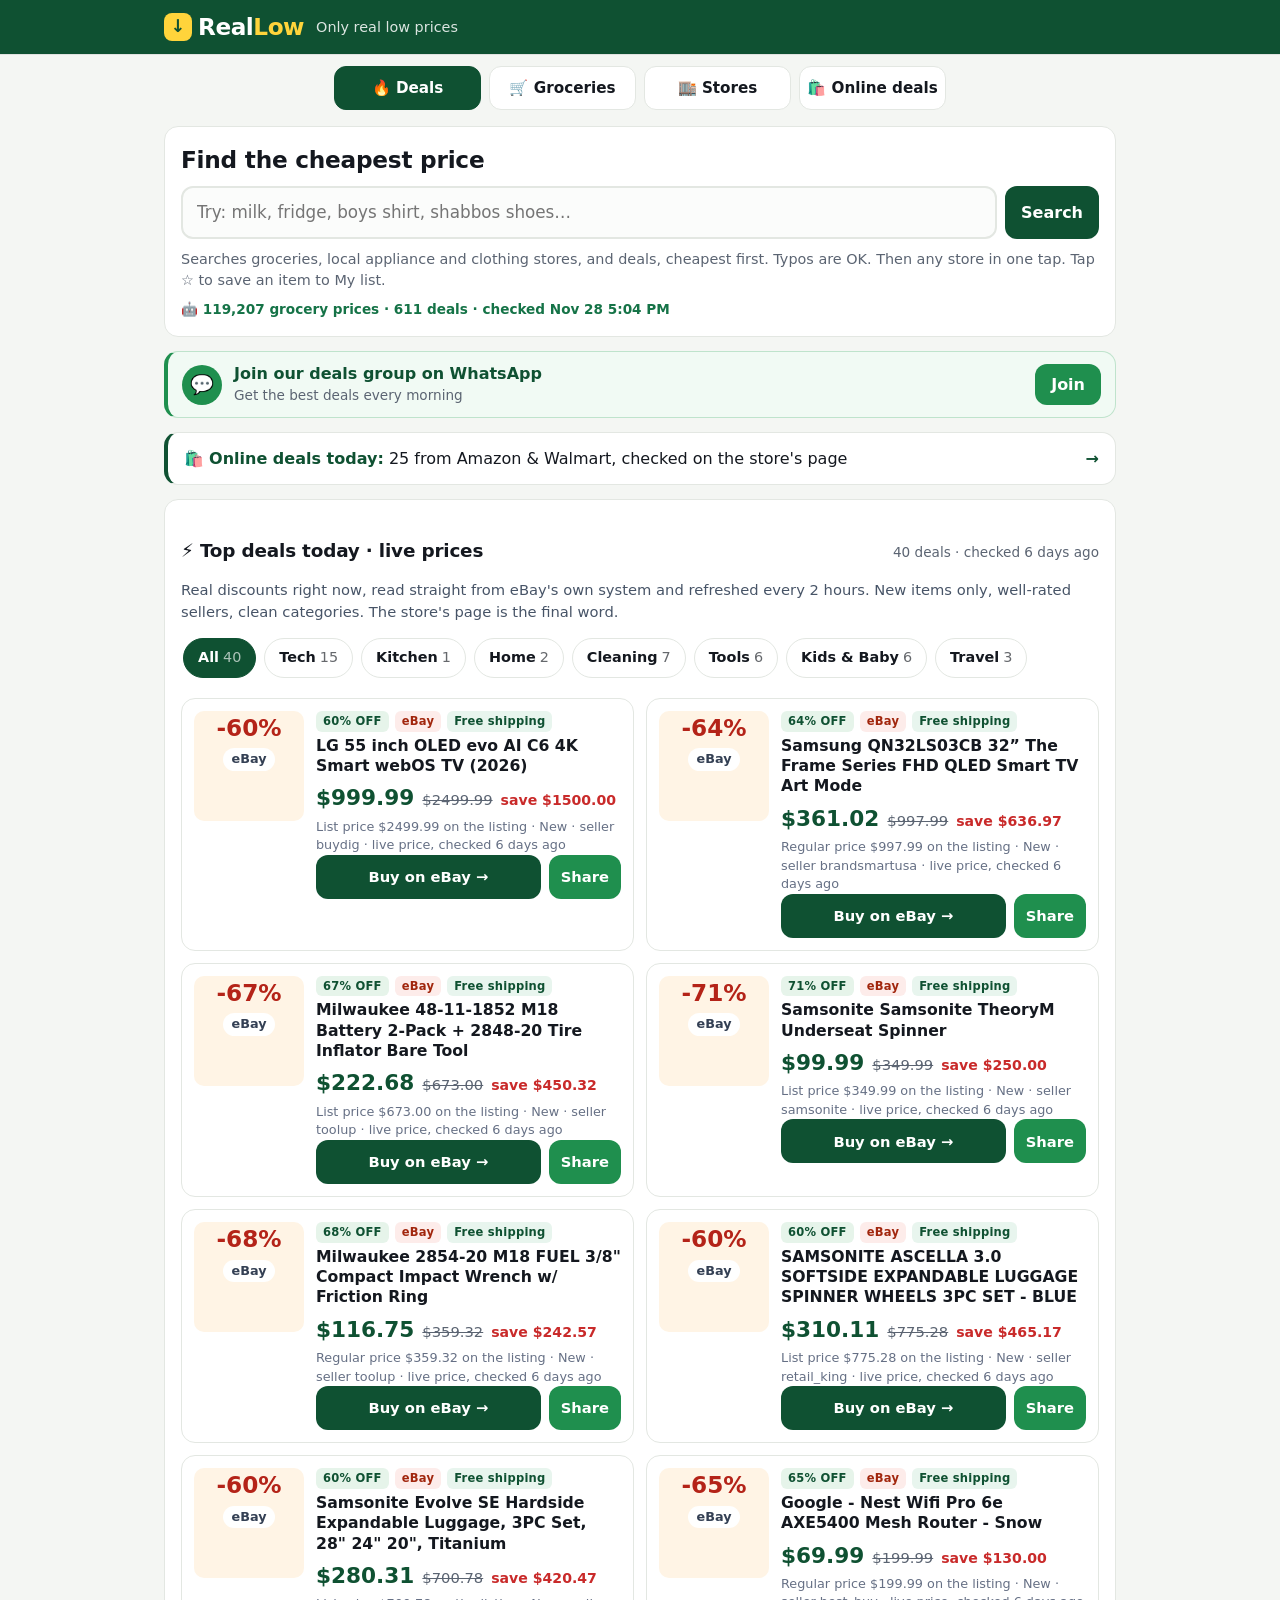
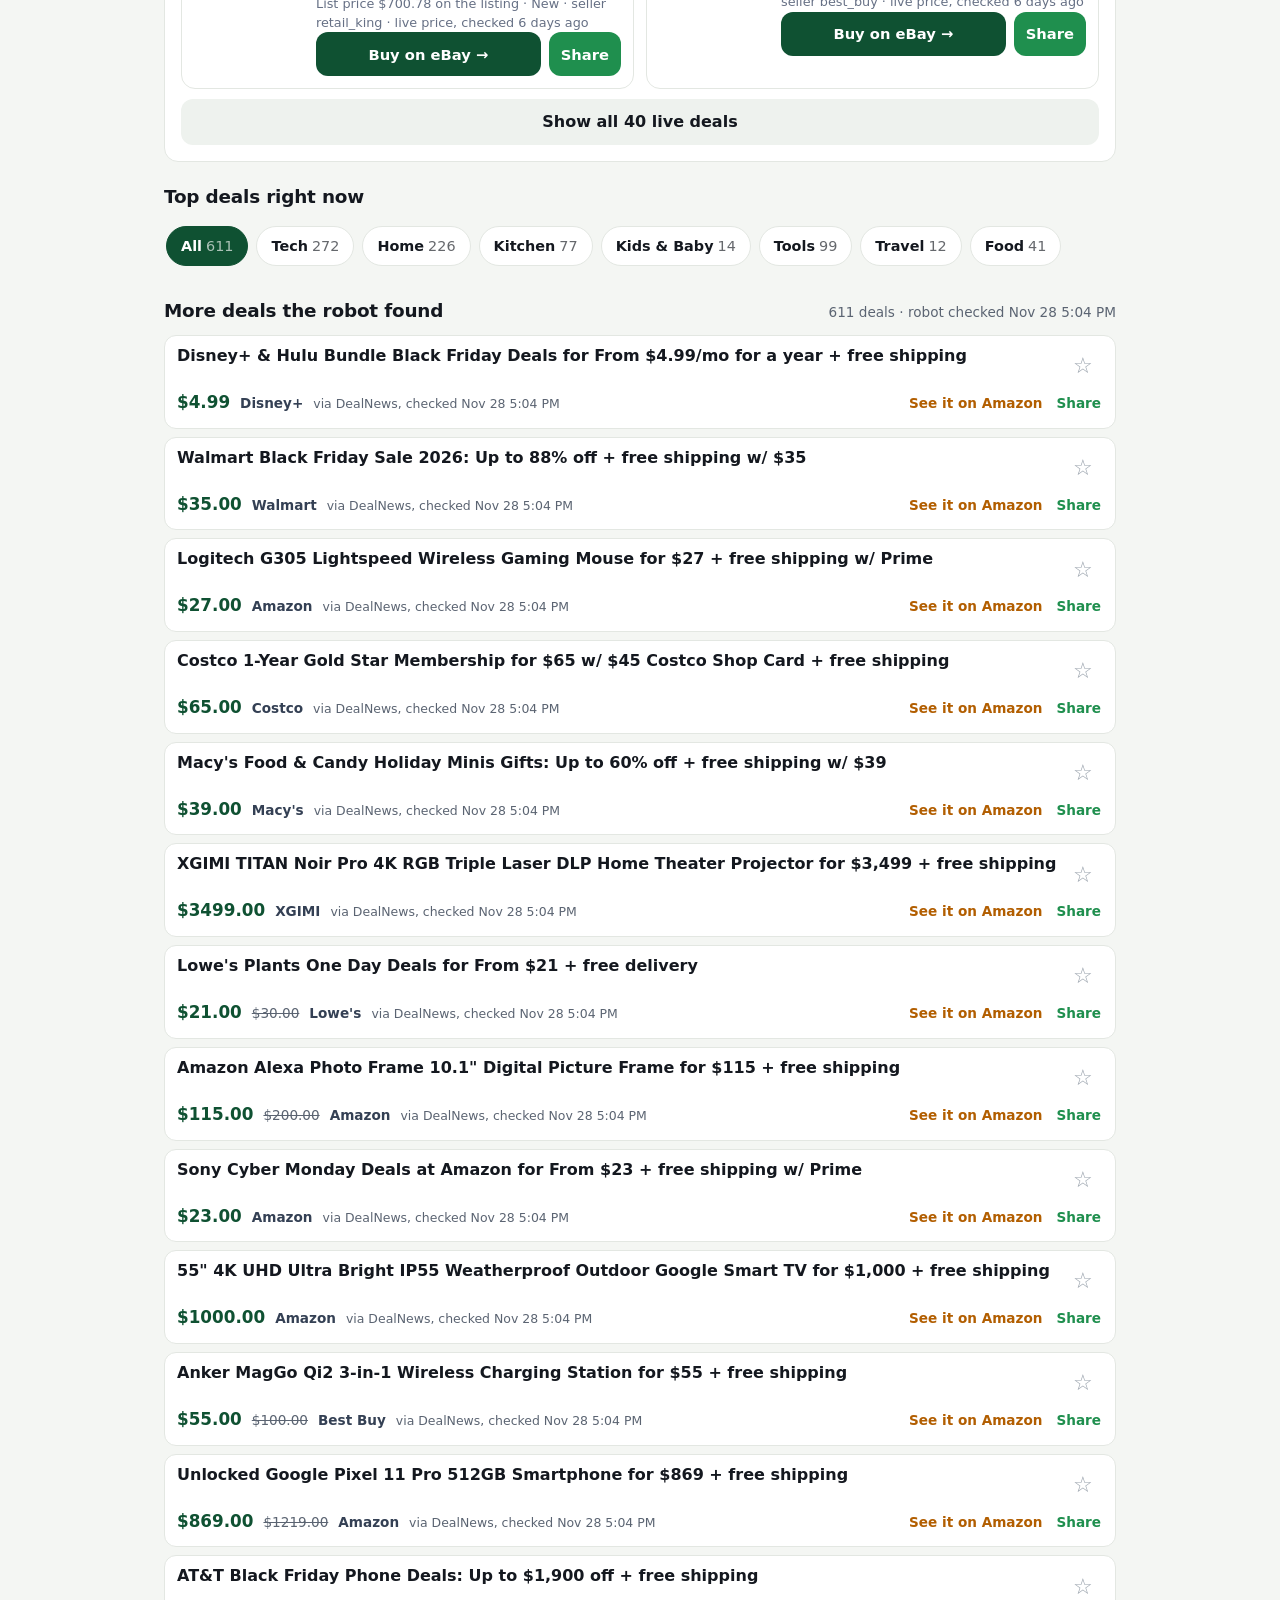
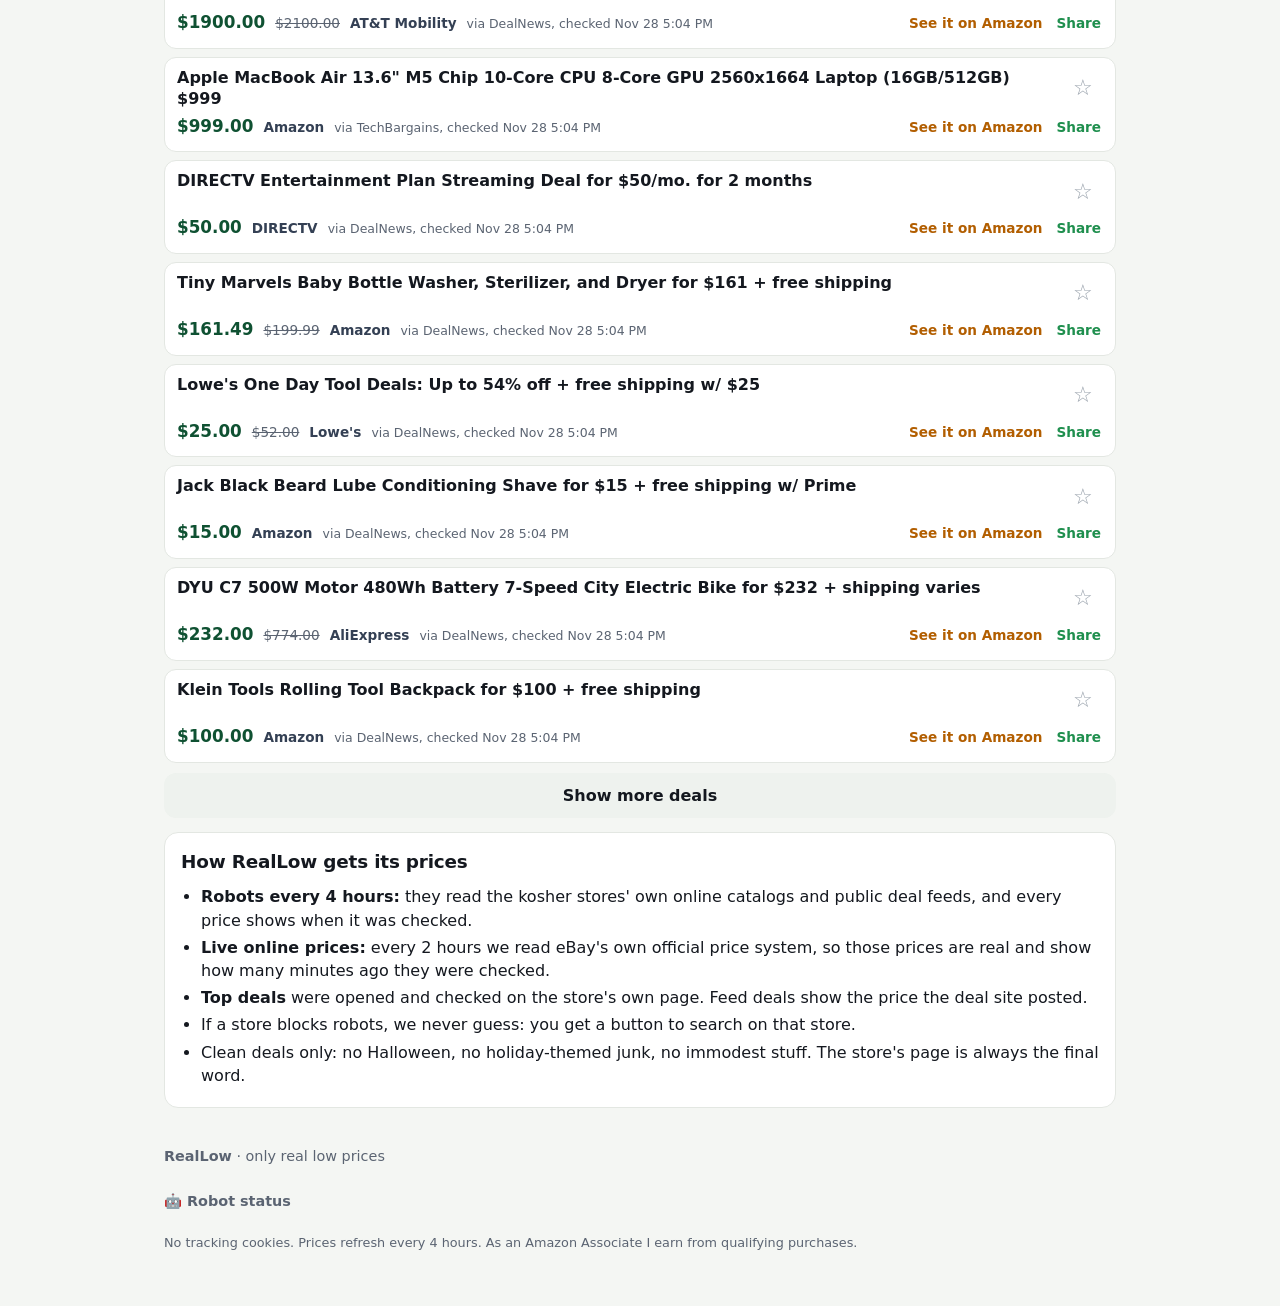
<file: index.html>
<!doctype html>
<html lang="en">
<head>
<meta charset="utf-8">
<meta name="viewport" content="width=device-width, initial-scale=1, viewport-fit=cover">
<meta name='impact-site-verification' value='8d3a682e-0a66-4728-bd6b-7e1029d7a392'>
<title>RealLow — only real low prices</title>
<meta name="description" content="RealLow: search any item and see every store's price, cheapest first. Kosher grocery prices from the stores' own sites, real deals checked every 4 hours, and one-tap search on 60+ online stores.">
<meta name="theme-color" content="#0f5132">
<link rel="icon" href="favicon.svg" type="image/svg+xml">
<link rel="stylesheet" href="styles.css">
<link rel="preconnect" href="https://i.ebayimg.com">
</head>
<body>
<header class="top">
  <div class="wrap top-in">
    <a class="logo" href="./" aria-label="RealLow home"><span class="logo-mark" aria-hidden="true">↓</span><span>Real<b>Low</b></span></a>
    <p class="tag">Only real low prices</p>
  </div>
</header>

<nav class="tabs wrap" aria-label="Sections">
  <a class="tab" href="#deals" id="tab-deals" aria-current="page">🔥 Deals</a>
  <a class="tab" href="#groceries" id="tab-groceries">🛒 Groceries</a>
  <a class="tab" href="#stores" id="tab-stores">🏬 Stores</a>
  <a class="tab" href="#online" id="tab-online">🛍️ Online<span class="tab-long"> deals</span></a>
</nav>

<main class="wrap" id="main">
<div id="view-deals">
  <section class="search card" aria-labelledby="search-h">
    <h1 id="search-h">Find the cheapest price</h1>
    <form id="search-form" role="search" autocomplete="off">
      <label class="sr-only" for="q">What are you looking for?</label>
      <div class="search-row">
        <input id="q" name="q" type="search" placeholder="Try: milk, fridge, boys shirt, shabbos shoes…" enterkeyhint="search">
        <button type="submit" class="btn btn-go">Search</button>
      </div>
    </form>
    <p class="hint" id="search-hint">Searches groceries, local appliance and clothing stores, and deals, cheapest first. Typos are OK. Then any store in one tap. Tap ☆ to save an item to My list.</p>
    <p class="robot-line" id="robot-line"></p>
  </section>

  <section id="results" class="results" aria-live="polite" hidden>
    <div class="res-head">
      <h2 id="res-h">Results</h2>
      <label class="res-city"><span class="sr-only">Area</span><select id="res-city"></select></label>
    </div>
    <div class="chips" id="res-cats" role="toolbar" aria-label="Show results from"></div>
    <div id="res-amz"></div>
    <div id="res-groceries"></div>
    <div id="res-deals"></div>
    <div class="card" id="res-stores-card">
      <h3 class="res-sub" id="res-stores-h">Search it on any store</h3>
      <div id="res-stores"></div>
    </div>
  </section>

  <div id="home-blocks">
  <a class="card join-wa" id="join-wa-home" href="https://chat.whatsapp.com/H6B7ZnBa9V3AAdEbpdxjRC" target="_blank" rel="noopener" data-goatcounter-click="join-whatsapp-group-home"><span class="join-ic" aria-hidden="true">💬</span><span class="join-txt"><b>Join our deals group on WhatsApp</b><small>Get the best deals every morning</small></span><span class="join-go" aria-hidden="true">Join</span></a>
  <section class="card foryou" id="foryou" aria-labelledby="fy-h" hidden>
    <h2 id="fy-h">⭐ For you</h2>
    <div id="foryou-saved"><p class="hint">Your list, with today's cheapest price.</p><ul class="fy-list" id="foryou-list"></ul></div>
    <ul class="fy-nudge" id="foryou-nudge"></ul>
    <div id="foryou-usual-wrap" hidden><p class="hint">You often look up:</p><div class="chips" id="foryou-usual"></div></div>
    <p class="fy-foot">Saved on this phone only. Nothing is sent anywhere. <a href="#" id="foryou-reset">Reset my data</a></p>
  </section>
  <section class="potd card" id="potd" aria-labelledby="potd-h" hidden>
    <div class="potd-head">
      <h2 id="potd-h">📤 Post of the day</h2>
      <span class="potd-sub">Ready to paste in your group</span>
    </div>
    <pre class="potd-text" id="potd-text"></pre>
    <div class="potd-actions">
      <button type="button" class="btn btn-light" id="potd-copy">Copy text</button>
      <a class="btn btn-wa" id="potd-wa" href="#" target="_blank" rel="noopener">Post to WhatsApp</a>
    </div>
  </section>

  <a class="card on-teaser" id="on-teaser" href="#online" hidden><span aria-hidden="true">🛍️</span> <b>Online deals today:</b> <span id="on-teaser-n"></span> from Amazon &amp; Walmart, checked on the store's page <span class="on-arrow" aria-hidden="true">→</span></a>

  <section class="card live-wrap" id="live-deals" aria-label="Top deals today, live prices" hidden></section>

  <section aria-labelledby="deals-h">
    <div class="deals-head">
      <h2 id="deals-h">Top deals right now</h2>
      <p class="checked" id="checked-line"></p>
    </div>
    <div class="chips" id="chips" role="toolbar" aria-label="Categories"></div>
    <ol class="deals" id="deals"></ol>
    <p class="empty" id="empty" hidden>No deals in this category right now. Check back in a few hours.</p>
    <div id="feed-wrap" hidden>
      <div class="deals-head"><h2 id="feed-h">More deals the robot found</h2><p class="checked" id="feed-line"></p></div>
      <ol class="feed" id="feed"></ol>
      <button type="button" class="btn btn-light more" id="feed-more" hidden>Show more deals</button>
    </div>
  </section>

  <section class="how card" aria-labelledby="how-h">
    <h2 id="how-h">How RealLow gets its prices</h2>
    <ul>
      <li><b>Robots every 4 hours:</b> they read the kosher stores' own online catalogs and public deal feeds, and every price shows when it was checked.</li>
      <li><b>Live online prices:</b> every 2 hours we read eBay's own official price system, so those prices are real and show how many minutes ago they were checked.</li>
      <li><b>Top deals</b> were opened and checked on the store's own page. Feed deals show the price the deal site posted.</li>
      <li>If a store blocks robots, we never guess: you get a button to search on that store.</li>
      <li>Clean deals only: no Halloween, no holiday-themed junk, no immodest stuff. The store's page is always the final word.</li>
    </ul>
  </section>
  </div>
</div>

<div id="view-groceries" hidden>
  <section aria-labelledby="gro-h">
    <div class="deals-head">
      <h1 id="gro-h">🛒 Kosher grocery prices</h1>
      <p class="checked" id="gro-checked"></p>
    </div>
    <div class="chips" id="city-chips" role="toolbar" aria-label="Cities"></div>
    <section class="card" aria-labelledby="gq-h">
      <h2 id="gq-h">Who's cheapest?</h2>
      <form id="gro-search-form" role="search" autocomplete="off">
        <label class="sr-only" for="gq">Grocery item</label>
        <input id="gq" class="gq" type="search" enterkeyhint="search" placeholder="cream cheese, challah, chicken…">
      </form>
      <p class="hint" id="gq-hint">Every store's price for that item, cheapest first. Prices are from each store's own website.</p>
      <div id="gro-results"></div>
    </section>
    <h2 class="gro-stores-h">Stores in this area</h2>
    <ol class="stores-list" id="gro-list"></ol>
    <section class="card" id="gro-online-wrap" aria-labelledby="gro-online-h" hidden>
      <h2 id="gro-online-h">🚚 Order online, delivered</h2>
      <ul class="online" id="gro-online"></ul>
    </section>
    <p class="note">Online prices can differ from the shelf, and delivery fees are not included. Hours change before Shabbos and Yom Tov.</p>
  </section>
</div>

<div id="view-stores" hidden>
  <section aria-labelledby="dir-h">
    <div class="deals-head"><h1 id="dir-h">🏬 Search any store</h1><p class="checked" id="dir-count"></p></div>
    <form id="dir-form" role="search" autocomplete="off" class="card">
      <label class="sr-only" for="dq">Item to search</label>
      <input id="dq" class="gq" type="search" enterkeyhint="search" placeholder="Type an item, then tap a store">
    </form>
    <div id="local-shops"></div>
    <div id="dir"></div>
  </section>
</div>

<div id="view-online" hidden>
  <section aria-labelledby="on-h">
    <div class="deals-head">
      <h1 id="on-h">🛍️ Online deals</h1>
      <p class="checked" id="on-count"></p>
    </div>
    <a class="card join-wa" id="join-wa-online" href="https://chat.whatsapp.com/H6B7ZnBa9V3AAdEbpdxjRC" target="_blank" rel="noopener" data-goatcounter-click="join-whatsapp-group-online"><span class="join-ic" aria-hidden="true">💬</span><span class="join-txt"><b>Join our deals group on WhatsApp</b><small>Get the best deals every morning</small></span><span class="join-go" aria-hidden="true">Join</span></a>
    <p class="on-intro">Today's best deals on Amazon and Walmart for the house, the kitchen and the baby. Every price was read on the store's own page. Price when checked <span id="on-time">today</span>; may change.</p>
    <div class="chips" id="on-chips" role="toolbar" aria-label="Online stores"></div>
    <ol class="deals" id="on-list"></ol>
    <p class="empty" id="on-empty" hidden>No online deals right now. Check back tomorrow.</p>
    <p class="note">Online prices change fast, sometimes within hours. The store's page is always the final word. Amazon links are RealLow's Amazon Associates links.</p>
    <section class="card live-wrap" id="live-matches" aria-label="Same items on eBay right now" hidden></section>
    <section class="card live-wrap" id="live-deals-online" aria-label="Top deals today, live prices" hidden></section>
  </section>
</div>
</main>

<footer class="foot">
  <div class="wrap">
    <p><b>RealLow</b> · only real low prices</p>
    <details class="robots" id="robots-box"><summary>🤖 Robot status</summary><div id="robots-status">Loading…</div></details>
    <p class="small">No tracking cookies. Prices refresh every 4 hours. As an Amazon Associate I earn from qualifying purchases.</p>
  </div>
</footer>
<div class="toast" id="toast" role="status" aria-live="polite"></div>
<script src="deals.js"></script>
<script src="groceries.js"></script>
<script src="stores.js"></script>
<script src="search.js"></script>
<script src="script.js"></script>
<script src="live-deals.js"></script>
</body>
</html>
</file>
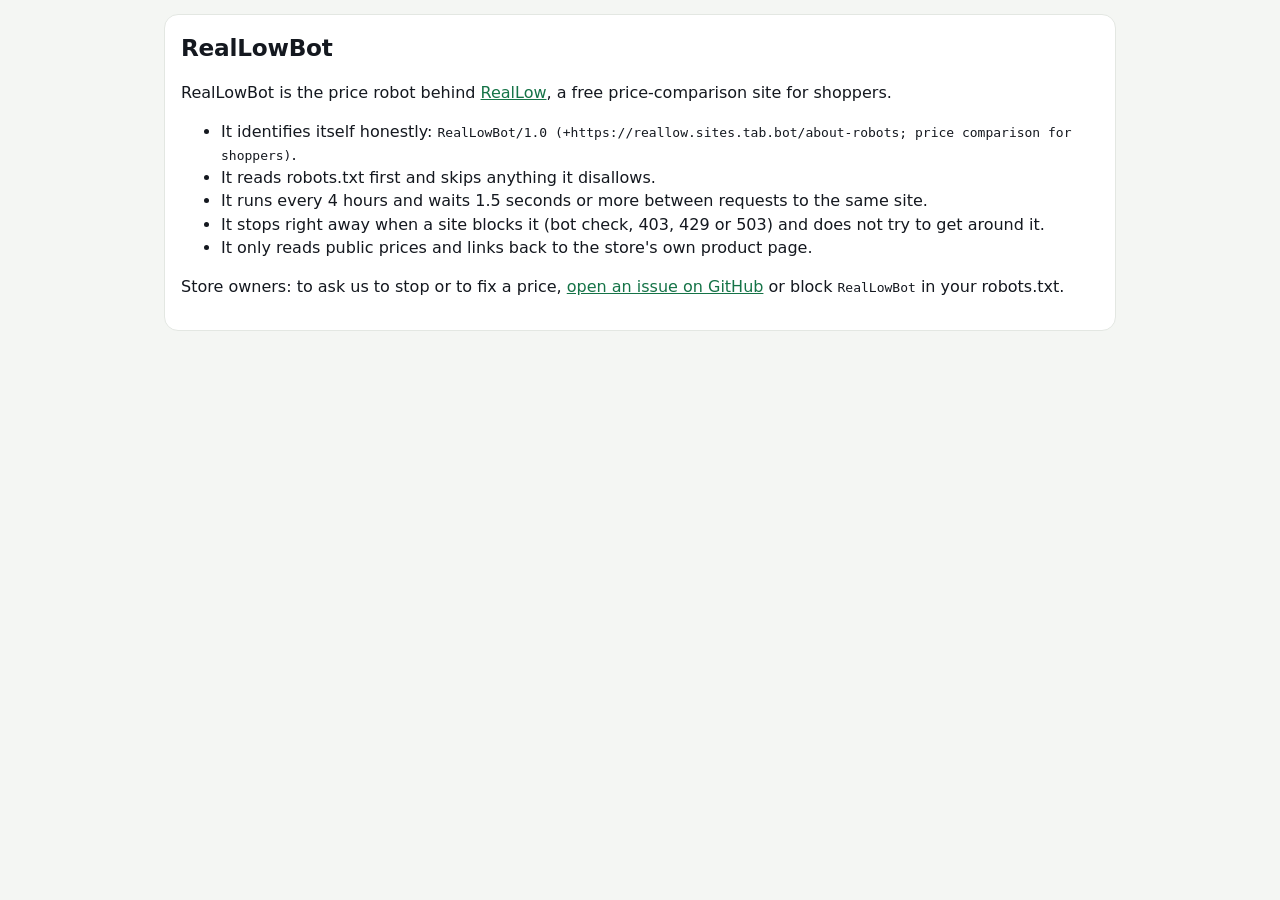
<file: about-robots/index.html>
<!doctype html>
<html lang="en"><head><meta charset="utf-8"><meta name="viewport" content="width=device-width, initial-scale=1">
<title>RealLowBot — about our price robot</title><link rel="stylesheet" href="../styles.css"></head>
<body><main class="wrap"><section class="card">
<h1>RealLowBot</h1>
<p>RealLowBot is the price robot behind <a href="../">RealLow</a>, a free price-comparison site for shoppers.</p>
<ul>
<li>It identifies itself honestly: <code>RealLowBot/1.0 (+https://reallow.sites.tab.bot/about-robots; price comparison for shoppers)</code>.</li>
<li>It reads robots.txt first and skips anything it disallows.</li>
<li>It runs every 4 hours and waits 1.5 seconds or more between requests to the same site.</li>
<li>It stops right away when a site blocks it (bot check, 403, 429 or 503) and does not try to get around it.</li>
<li>It only reads public prices and links back to the store's own product page.</li>
</ul>
<p>Store owners: to ask us to stop or to fix a price, <a href="https://github.com/david7578433-bit/reallow/issues">open an issue on GitHub</a> or block <code>RealLowBot</code> in your robots.txt.</p>
</section></main></body></html>
</file>
<file: styles.css>
:root{--g:#0f5132;--g2:#157347;--y:#ffd43b;--ink:#14181f;--mut:#5b6472;--bg:#f4f6f3;--card:#fff;--line:#e3e7e2;--red:#c92a2a;--wa:#1f8f4e;--r:14px}
*{box-sizing:border-box}
html{-webkit-text-size-adjust:100%}
body{margin:0;font-family:system-ui,-apple-system,"Segoe UI",Roboto,"Helvetica Neue",Arial,sans-serif;color:var(--ink);background:var(--bg);line-height:1.45}
.sr-only{position:absolute;width:1px;height:1px;overflow:hidden;clip:rect(0 0 0 0);white-space:nowrap}
.wrap{max-width:980px;margin:0 auto;padding:0 14px}
a{color:var(--g2)}
:focus-visible{outline:3px solid #f08c00;outline-offset:2px;border-radius:6px}
.top{background:var(--g);color:#fff;position:sticky;top:0;z-index:5;box-shadow:0 1px 0 rgba(0,0,0,.08)}
.top-in{display:flex;align-items:baseline;gap:12px;padding:10px 14px;flex-wrap:wrap}
.logo{color:#fff;text-decoration:none;font-size:1.45rem;font-weight:800;letter-spacing:-.02em;display:flex;align-items:center;gap:6px}
.logo b{color:var(--y)}
.logo-mark{display:inline-grid;place-items:center;width:28px;height:28px;border-radius:8px;background:var(--y);color:var(--g);font-size:1.1rem;font-weight:900}
.tag{margin:0;opacity:.85;font-size:.9rem}
.card{background:var(--card);border:1px solid var(--line);border-radius:var(--r);padding:16px;margin:14px 0}
h1,h2{margin:0 0 10px;letter-spacing:-.01em}
h1{font-size:1.25rem}
h2{font-size:1.15rem}
.search-row{display:flex;gap:8px}
#q{flex:1;min-width:0;font:inherit;font-size:1.05rem;padding:12px 14px;border:2px solid var(--line);border-radius:12px;background:#fbfcfb}
#q:focus{border-color:var(--g2);outline:none;box-shadow:0 0 0 3px rgba(21,115,71,.18)}
.btn{display:inline-flex;align-items:center;justify-content:center;gap:6px;font:inherit;font-weight:700;border:0;border-radius:12px;padding:11px 16px;cursor:pointer;text-decoration:none;white-space:nowrap;min-height:44px}
.btn-go{background:var(--g);color:#fff}
.btn-light{background:#eef2ee;color:var(--ink)}
.btn-wa{background:var(--wa);color:#fff}
.btn-deal{background:var(--g);color:#fff;flex:1}
.hint{color:var(--mut);font-size:.9rem;margin:10px 0}
.stores{display:grid;grid-template-columns:repeat(3,1fr);gap:8px}
.store{display:flex;flex-direction:column;align-items:center;justify-content:center;min-height:56px;padding:8px 4px;border:1.5px solid var(--line);border-radius:12px;text-decoration:none;color:var(--ink);font-weight:700;font-size:.9rem;text-align:center;background:#fff;transition:border-color .15s,transform .1s}
.store small{font-weight:500;color:var(--mut);font-size:.72rem}
.store:active{transform:scale(.97)}
.stores.off .store{opacity:.45;pointer-events:none}
.store.all{grid-column:1/-1;background:var(--y);border-color:#f2c200}
.potd{border:2px solid var(--y);background:#fffdf3}
.potd-head{display:flex;align-items:baseline;justify-content:space-between;gap:8px;flex-wrap:wrap}
.potd-sub{color:var(--mut);font-size:.85rem}
.potd-text{white-space:pre-wrap;word-break:break-word;font:inherit;font-size:.95rem;background:#fff;border:1px dashed #e0c95a;border-radius:10px;padding:12px;margin:8px 0 12px}
.potd-actions{display:flex;gap:8px;flex-wrap:wrap}
.potd-actions .btn{flex:1}
.deals-head{display:flex;align-items:baseline;justify-content:space-between;gap:8px;flex-wrap:wrap;margin-top:22px}
.checked{color:var(--mut);font-size:.85rem;margin:0}
.chips{display:flex;gap:8px;overflow-x:auto;padding:6px 2px 10px;scrollbar-width:none;-webkit-overflow-scrolling:touch}
.chips::-webkit-scrollbar{display:none}
.chip{flex:0 0 auto;font:inherit;font-size:.9rem;font-weight:600;border:1.5px solid var(--line);background:#fff;color:var(--ink);border-radius:999px;padding:8px 14px;cursor:pointer;min-height:40px}
.chip[aria-pressed="true"]{background:var(--g);border-color:var(--g);color:#fff}
.chip .n{opacity:.65;font-weight:500;margin-left:4px}
.deals{list-style:none;margin:0;padding:0;display:grid;gap:12px}
.deal{background:#fff;border:1px solid var(--line);border-radius:var(--r);padding:12px;display:grid;grid-template-columns:92px 1fr;gap:12px;position:relative}
.deal.hot{border-color:#ffb3b3;box-shadow:0 0 0 1px #ffd6d6 inset}
.thumb{width:92px;height:92px;border-radius:10px;background:#f1f3f1;display:grid;place-items:center;overflow:hidden}
.thumb img{width:100%;height:100%;object-fit:contain;background:#fff}
.thumb .noimg{font-size:2rem}
.d-body{min-width:0}
.badges{display:flex;gap:6px;flex-wrap:wrap;margin-bottom:4px}
.b{font-size:.72rem;font-weight:800;border-radius:6px;padding:2px 7px;letter-spacing:.02em}
.b-hot{background:var(--red);color:#fff}
.b-off{background:#e6f4ea;color:var(--g)}
.b-store{background:#eef1f6;color:#344054}
.d-title{font-size:.98rem;font-weight:650;margin:0 0 6px;line-height:1.3;display:-webkit-box;-webkit-line-clamp:3;-webkit-box-orient:vertical;overflow:hidden}
.prices{display:flex;align-items:baseline;gap:8px;flex-wrap:wrap}
.now{font-size:1.35rem;font-weight:800;color:var(--g)}
.was{color:var(--mut);text-decoration:line-through;font-size:.92rem}
.save{color:var(--red);font-weight:700;font-size:.88rem}
.note{color:var(--mut);font-size:.8rem;margin:4px 0 0}
.d-actions{grid-column:1/-1;display:flex;gap:8px}
.d-actions .btn{padding:10px 12px;font-size:.92rem}
.empty{color:var(--mut);text-align:center;padding:20px}
.how ul{margin:0;padding-left:20px}
.how li{margin:4px 0}
.foot{color:var(--mut);font-size:.9rem;padding:10px 0 40px}
.foot .small{font-size:.8rem}
.toast{position:fixed;left:50%;bottom:20px;transform:translateX(-50%) translateY(100px);background:#222;color:#fff;padding:10px 16px;border-radius:999px;font-weight:600;transition:transform .25s;z-index:20;pointer-events:none}
.toast.show{transform:translateX(-50%) translateY(0)}
@media (min-width:700px){
 .stores{grid-template-columns:repeat(5,1fr)}
 .deals{grid-template-columns:1fr 1fr}
 .deal{grid-template-columns:110px 1fr}
 .thumb{width:110px;height:110px}
 h1{font-size:1.45rem}
}
@media (prefers-reduced-motion:reduce){*{transition:none!important}}

.tabs{display:flex;gap:8px;padding-top:12px;padding-bottom:2px}
.tab{flex:1;text-align:center;text-decoration:none;font-weight:750;color:var(--ink);background:#fff;border:1.5px solid var(--line);border-radius:12px;padding:10px 8px;min-height:44px}
.tab[aria-current="page"]{background:var(--g);border-color:var(--g);color:#fff}
.stores-list{list-style:none;margin:0;padding:0;display:grid;gap:12px}
.gstore{background:#fff;border:1px solid var(--line);border-radius:var(--r);padding:14px}
.gstore h3{margin:0 0 2px;font-size:1.05rem}
.gmeta{color:var(--mut);font-size:.88rem;margin:0 0 10px}
.gmeta a{color:var(--g2);font-weight:600}
.glinks{display:flex;gap:8px;flex-wrap:wrap}
.glinks .btn{padding:9px 12px;font-size:.9rem;min-height:40px}
.specials{margin:10px 0 0;padding:10px 12px;background:#fffdf3;border:1px dashed #e0c95a;border-radius:10px;font-size:.9rem}
.specials b{display:block;margin-bottom:4px}
.specials ul{margin:0;padding-left:18px}
.online{margin:0;padding-left:0;list-style:none;display:grid;gap:10px}
.online li{border-top:1px solid var(--line);padding-top:10px}
.online li:first-child{border-top:0;padding-top:0}
.online a{font-weight:700}
.online span{display:block;color:var(--mut);font-size:.88rem}
@media (min-width:700px){.stores-list{grid-template-columns:1fr 1fr}.tabs{max-width:520px;margin-left:auto;margin-right:auto}}
.tab{white-space:nowrap;font-size:.95rem;padding:10px 6px}
@media (max-width:700px){html{scrollbar-width:none}html::-webkit-scrollbar{display:none}}

.gq{width:100%;font:inherit;font-size:1.05rem;padding:12px 14px;border:2px solid var(--line);border-radius:12px;background:#fbfcfb}
.gq:focus{border-color:var(--g2);outline:none;box-shadow:0 0 0 3px rgba(21,115,71,.18)}
.gro-stores-h{margin-top:18px}
.staples{list-style:none;margin:0;padding:0;display:grid;gap:12px}
.staple>b{display:block;margin-bottom:4px}
.staple ul{list-style:none;margin:0;padding:0}
.staple ul li{padding:6px 8px;border-radius:8px;font-size:.92rem}
.staple ul li a{font-weight:700}
.staple ul li small{display:block;color:var(--mut);font-size:.78rem}
.staple ul li.cheapest{background:#e6f4ea}
.staple ul li.cheapest .sp{font-weight:800;color:var(--g)}
@media (min-width:700px){.staples{grid-template-columns:1fr 1fr}}
.toast{opacity:0;visibility:hidden;transition:transform .25s,opacity .25s,visibility .25s}.toast.show{opacity:1;visibility:visible}

/* v2: robots, results, directory */
.robot-line{margin:6px 0 0;font-size:.85rem;color:var(--g2);font-weight:600}
.results{margin-top:6px}
.res-head{display:flex;align-items:center;justify-content:space-between;gap:10px;flex-wrap:wrap;margin:16px 0 4px}
.res-head h2{margin:0;font-size:1.1rem;min-width:0;overflow-wrap:anywhere}
.res-city select{font:inherit;font-size:.9rem;padding:8px 10px;border:1.5px solid var(--line);border-radius:10px;background:#fff;min-height:40px;max-width:200px}
.res-sub{font-size:1rem;margin:0 0 10px}
.glist{list-style:none;margin:0;padding:0;display:grid;gap:10px}
.gitem{border:1px solid var(--line);border-radius:12px;padding:10px 12px;background:#fff}
.gi-top{display:flex;justify-content:space-between;gap:10px;align-items:baseline}
.gi-name{font-weight:650;min-width:0;overflow-wrap:anywhere}
.gi-best{font-weight:800;color:var(--g);font-size:1.1rem;white-space:nowrap}
.gi-offers{list-style:none;margin:6px 0 0;padding:0;font-size:.9rem}
.gi-offers li{display:flex;gap:6px;align-items:baseline;padding:4px 6px;border-radius:8px;flex-wrap:wrap}
.gi-offers li.cheapest{background:#e6f4ea}
.gi-offers a{font-weight:700}
.gi-city{color:var(--mut);font-size:.82rem}
.gi-p{margin-left:auto;font-weight:700}
.gi-offers li.cheapest .gi-p{color:var(--g)}
.gi-was{color:var(--mut);font-size:.8rem}
.gi-moreoffers{color:var(--mut);font-size:.82rem}
.gi-checked{margin:4px 0 0;color:var(--mut);font-size:.78rem}
.gi-more{color:var(--mut);font-size:.88rem;padding:4px 2px}
.feed{list-style:none;margin:0;padding:0;display:grid;gap:8px}
.frow{background:#fff;border:1px solid var(--line);border-radius:12px;padding:10px 12px}
.f-title{display:block;color:var(--ink);font-weight:600;text-decoration:none;line-height:1.3;overflow-wrap:anywhere}
.f-meta{display:flex;flex-wrap:wrap;gap:4px 10px;align-items:baseline;margin-top:4px;font-size:.85rem}
.f-price{color:var(--g);font-size:1.05rem}
.f-was{color:var(--mut)}
.f-store{font-weight:700;color:#344054}
.f-when{color:var(--mut);font-size:.78rem}
.f-share{margin-left:auto;font-weight:700;color:var(--wa);text-decoration:none;padding:4px 2px}
.more{width:100%;margin-top:10px}
.gbadge{font-size:.85rem;color:var(--mut);margin:0 0 10px}
.gbadge.ok{color:var(--g);font-weight:600}
.dgroup{background:#fff;border:1px solid var(--line);border-radius:var(--r);margin:10px 0;padding:0 12px}
.dgroup summary{cursor:pointer;font-weight:750;padding:12px 0;list-style:none;display:flex;justify-content:space-between;align-items:center;min-height:44px}
.dgroup summary::-webkit-details-marker{display:none}
.dgroup summary::after{content:"\25BE";color:var(--mut);margin-left:8px}
.dgroup[open] summary::after{content:"\25B4"}
.dgroup summary .n{margin-left:auto;color:var(--mut);font-weight:500;font-size:.85rem}
.dgroup .stores{padding-bottom:12px}
.dgroup.inres{border:0;padding:0;margin-top:12px}
.dgroup.inres .dgroup{margin:8px 0}
.robots summary{cursor:pointer;font-weight:700;min-height:40px;display:flex;align-items:center}
.robots ul{margin:6px 0;padding-left:18px;font-size:.85rem}
.robots li.sub{list-style:circle;color:var(--mut)}
.btn-amz{background:#ffb01f;color:#111}
.btn-amz.wide{width:100%;margin:6px 0 4px}
.btn-amz.sm{flex:0 0 auto;font-size:.85rem;padding:10px}
.f-amz{font-weight:700;color:#b25e00;text-decoration:none;padding:4px 2px}
.f-amz{margin-left:auto}.f-amz+.f-share{margin-left:0}
.star{flex:0 0 auto;font-size:1.35rem;line-height:1;border:0;background:none;color:#e0a800;cursor:pointer;min-width:40px;min-height:40px;padding:0 4px}
.star[aria-pressed="false"]{color:#9aa3ad}
.deal{position:relative}
.star-card{position:absolute;top:6px;right:6px;background:rgba(255,255,255,.9);border-radius:999px}
.f-top,.gi-top{display:flex;gap:6px;align-items:flex-start}
.f-top .f-title{flex:1;min-width:0}
.gi-top .gi-name{flex:1}
.foryou{border:2px solid #ffe28a;background:#fffdf5}
.fy-list{list-style:none;margin:0;padding:0;display:grid;gap:6px}
.fy-item{display:flex;align-items:center;gap:8px;flex-wrap:wrap;border-bottom:1px solid var(--line);padding:4px 0}
.fy-name{font-weight:700;flex:1 1 60%;min-width:0;overflow-wrap:anywhere;color:var(--ink)}
.fy-p{font-size:.88rem;color:var(--mut)}
.fy-drop{color:var(--g);font-weight:800}
.fy-nudge{margin:8px 0;padding-left:18px;font-size:.9rem;color:#8a5a00}
.fy-foot{font-size:.78rem;color:var(--mut);margin:10px 0 0}
.sortbar{display:flex;align-items:center;gap:6px;margin:0 0 10px;font-size:.85rem;color:var(--mut)}.sortbar .chip{min-height:34px;padding:5px 12px;font-size:.82rem}

/* v4: local store products (photos are the store's own, small, lazy) */
.slist{list-style:none;margin:0;padding:0;display:grid;gap:10px}
.sitem{display:flex;gap:10px;align-items:flex-start;padding:6px 0;border-top:1px solid var(--line)}
.sitem:first-child{border-top:0}
.s-th{flex:0 0 72px;width:72px;height:72px;border-radius:10px;overflow:hidden;background:#f2f4f3;display:block}
.s-th img{width:72px;height:72px;object-fit:cover;display:block}
.s-th.noimg{background:#f2f4f3}
.s-body{flex:1;min-width:0}
.s-top{display:flex;gap:6px;align-items:flex-start}
.s-name{flex:1;font-weight:650;color:var(--ink);text-decoration:none;overflow-wrap:anywhere}
.s-name:hover,.s-name:focus-visible{text-decoration:underline}
.s-meta{display:flex;flex-wrap:wrap;gap:4px 10px;align-items:baseline;margin-top:2px}
.s-p{color:var(--g);font-size:1.08rem}
.s-was{color:var(--mut);font-size:.82rem}
.s-store{color:var(--mut);font-size:.84rem}
.s-cmp{margin:4px 0 0;font-size:.8rem;font-weight:700;color:var(--g)}
.s-offers{list-style:none;margin:4px 0 0;padding:0;font-size:.88rem}
.s-offers li{display:flex;gap:6px;align-items:baseline;padding:3px 6px;flex-wrap:wrap}
.s-offers a{font-weight:700}
#res-cats{margin:-4px 0 6px}
.lshops{list-style:none;margin:0 0 8px;padding:0;display:grid;gap:8px}
.lshops li{padding:8px 0;border-top:1px solid var(--line);display:flex;flex-wrap:wrap;gap:2px 8px;align-items:baseline}
.ls-name{font-weight:700}
.ls-sub,.ls-addr{color:var(--mut);font-size:.85rem}
.ls-addr{flex-basis:100%}
.ls-acts{display:flex;gap:6px;flex-wrap:wrap;align-items:center;flex-basis:100%}
.ls-acts .chip{min-height:36px;padding:6px 12px;font-size:.85rem;text-decoration:none}
.ls-note{font-size:.8rem;color:var(--mut)}
#ls-city{font:inherit;padding:8px 10px;border-radius:10px;border:1.5px solid var(--line);margin:4px 0 6px;min-height:40px}

/* ---------- Online deals tab (added Nov 5 2026) ---------- */
.tab-long{display:inline}
@media (max-width:480px){.tabs{gap:6px}.tab{font-size:.88rem;padding:10px 4px}.tab-long{display:none}}
@media (min-width:700px){.tabs{max-width:640px}}
.on-intro{color:var(--mut);margin:6px 0 10px;font-size:.95rem}
.on-teaser{display:block;text-decoration:none;color:var(--ink);margin-top:14px;padding:14px 16px;border-left:4px solid var(--g)}
.on-teaser b{color:var(--g)}
.on-arrow{float:right;font-weight:800;color:var(--g)}
.b-amazon{background:#fff3e0;color:#8a4b00}
.b-walmart{background:#e6f0ff;color:#0b4aa2}
.b-target{background:#ffe8e8;color:#a40000}
.f-off{color:#b42318;font-weight:700}
.on-deal .d-title{padding-right:28px}
/* Join the RealLow deals group (WhatsApp) — added Nov 5 2026 */
.join-wa{display:flex;align-items:center;gap:12px;text-decoration:none;color:var(--ink);padding:12px 14px;border:1.5px solid #bfe3cc;background:#f1faf4;border-left:4px solid var(--wa)}
.join-wa:active{transform:scale(.99)}
.join-ic{flex:none;display:inline-grid;place-items:center;width:40px;height:40px;border-radius:50%;background:var(--wa);color:#fff;font-size:1.2rem}
.join-txt{flex:1;min-width:0;display:flex;flex-direction:column;line-height:1.3}
.join-txt b{color:var(--g);font-size:1rem}
.join-txt small{color:var(--mut);font-size:.85rem;margin-top:2px}
.join-go{flex:none;background:var(--wa);color:#fff;font-weight:700;border-radius:12px;padding:9px 16px;min-height:40px;display:inline-flex;align-items:center}
#view-online .join-wa{margin-top:10px}

/* live online prices (live-deals.js, Nov 11 2026) */
.live-wrap{margin:14px 0}
.live-wrap .deals-head h2{font-size:1.15rem}
.live-wrap .on-intro{margin:4px 0 10px;color:#475467;font-size:.92rem}
.live-list{margin-top:10px}
.live-thumb{display:flex;flex-direction:column;gap:4px;background:#fff4e5}
.live-pct{font-size:1.45rem;font-weight:800;color:#b42318}
.live-store{font-size:.8rem;font-weight:700;color:#344054;background:#fff;border-radius:999px;padding:2px 8px}
.b-ebay{background:#fdecea;color:#a1260d}
.b-ship{background:#e8f5ee;color:#0f5132}
.live-when{color:#667085}
.live-match{list-style:none;padding:0;margin:8px 0 0;display:grid;gap:8px}
.live-match .frow{border:1px solid var(--line);border-radius:10px;padding:10px;background:#fff}
.lm-for{font-weight:700;margin-bottom:2px}
.live-match .f-title{display:block;margin-top:4px;font-size:.9rem;color:#175cd3;word-break:break-word}
.lm-best{background:#e8f5ee;color:#0f5132;border-radius:999px;padding:1px 8px;font-weight:700}

/* product photos for live eBay prices (Nov 12 2026, David: "Add photos") — fixed square boxes, object-fit contain */
.live-thumb.has-photo{position:relative;display:block;background:#fff;border:1px solid var(--line)}
.live-thumb .live-img{width:100%;height:100%;object-fit:contain;background:#fff;display:block}
.live-thumb.has-photo .live-store{display:none}
.live-thumb.has-photo .live-pct{position:absolute;left:4px;top:4px;font-size:.78rem;line-height:1;background:#b42318;color:#fff;border-radius:6px;padding:3px 5px}
.ph-row{display:grid;grid-template-columns:64px 1fr;column-gap:10px;align-items:start}
.ph-row>*{grid-column:2;min-width:0}
.ph-row>.ph-box{grid-column:1;grid-row:1 / span 5}
.ph-box{width:64px;height:64px;border-radius:8px;border:1px solid var(--line);background:#fff;overflow:hidden;display:grid;place-items:center}
.ph-box .ph-img{width:100%;height:100%;object-fit:contain;display:block}
.ph-box.ph-none{background:#f2f4f7;color:#98a2b3;font-size:.68rem;text-align:center}
@media (min-width:720px){.ph-row{grid-template-columns:80px 1fr}.ph-box{width:80px;height:80px}}
</file>
